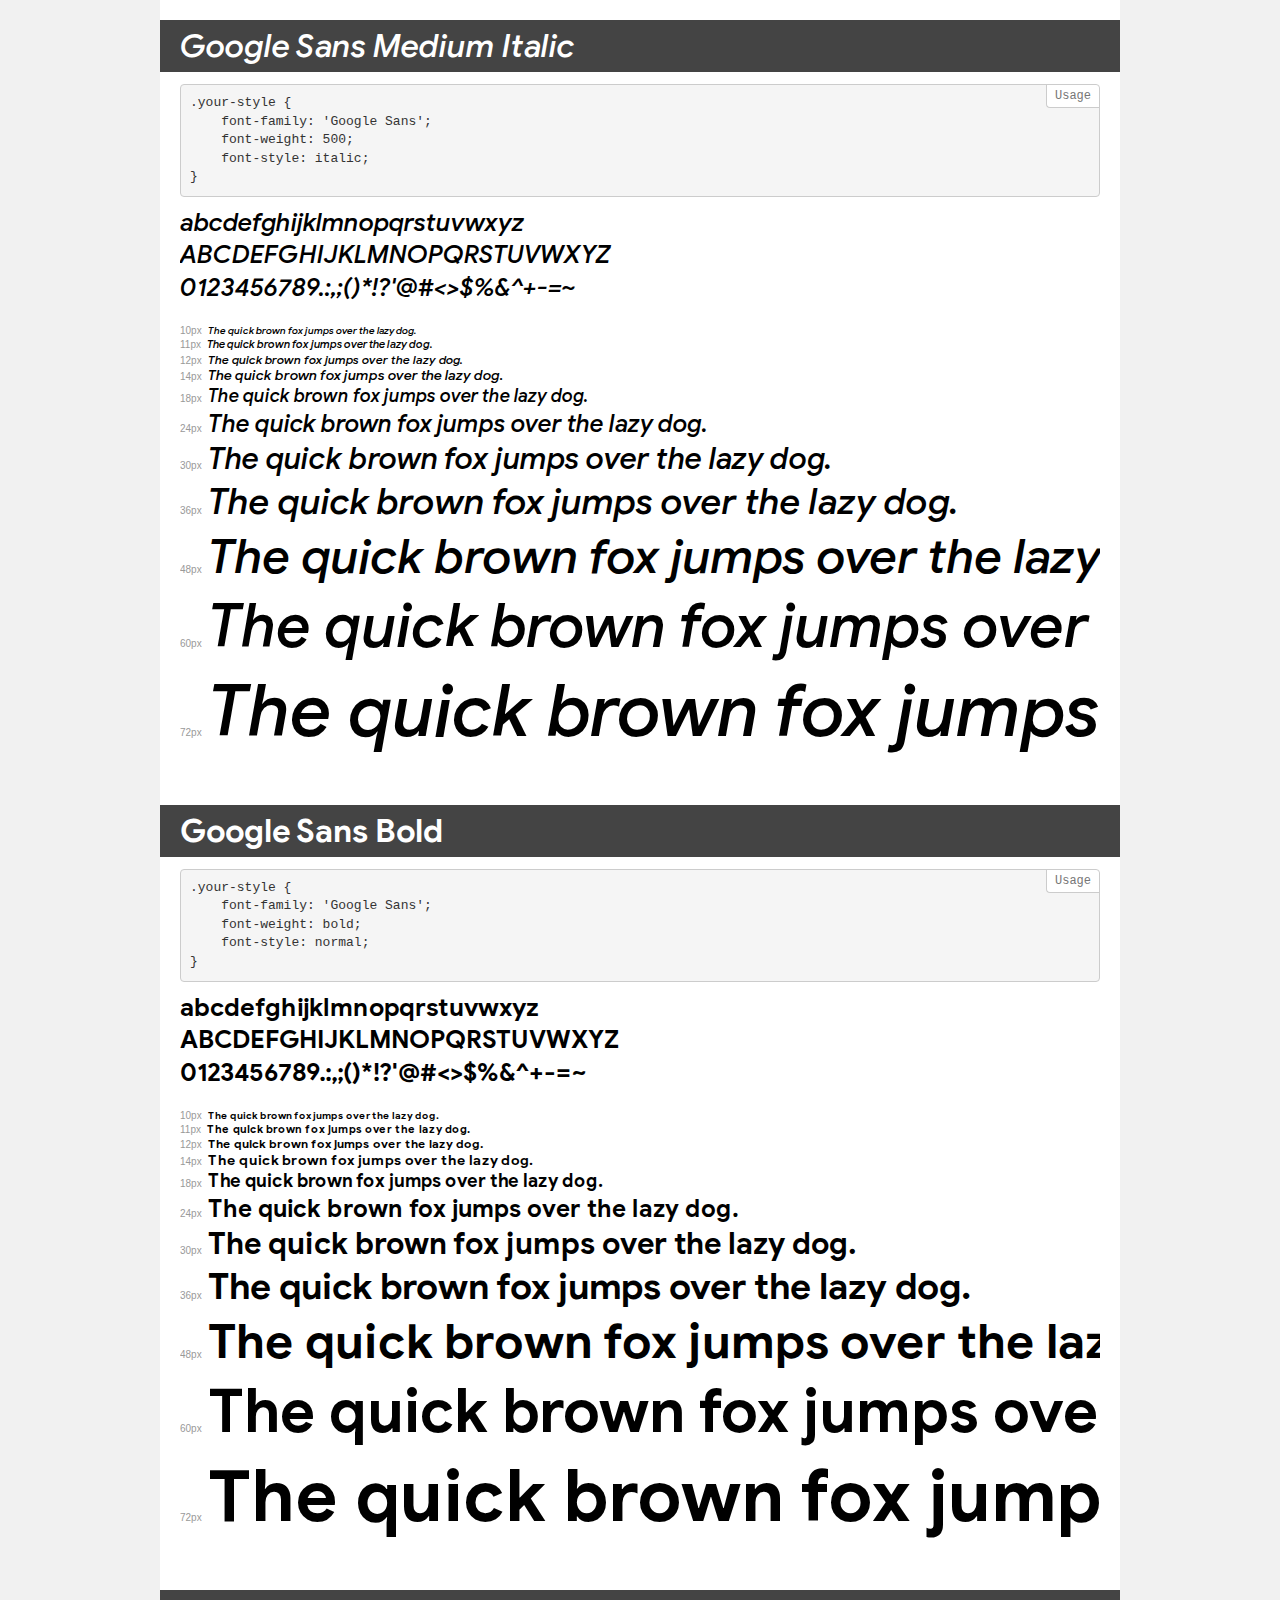
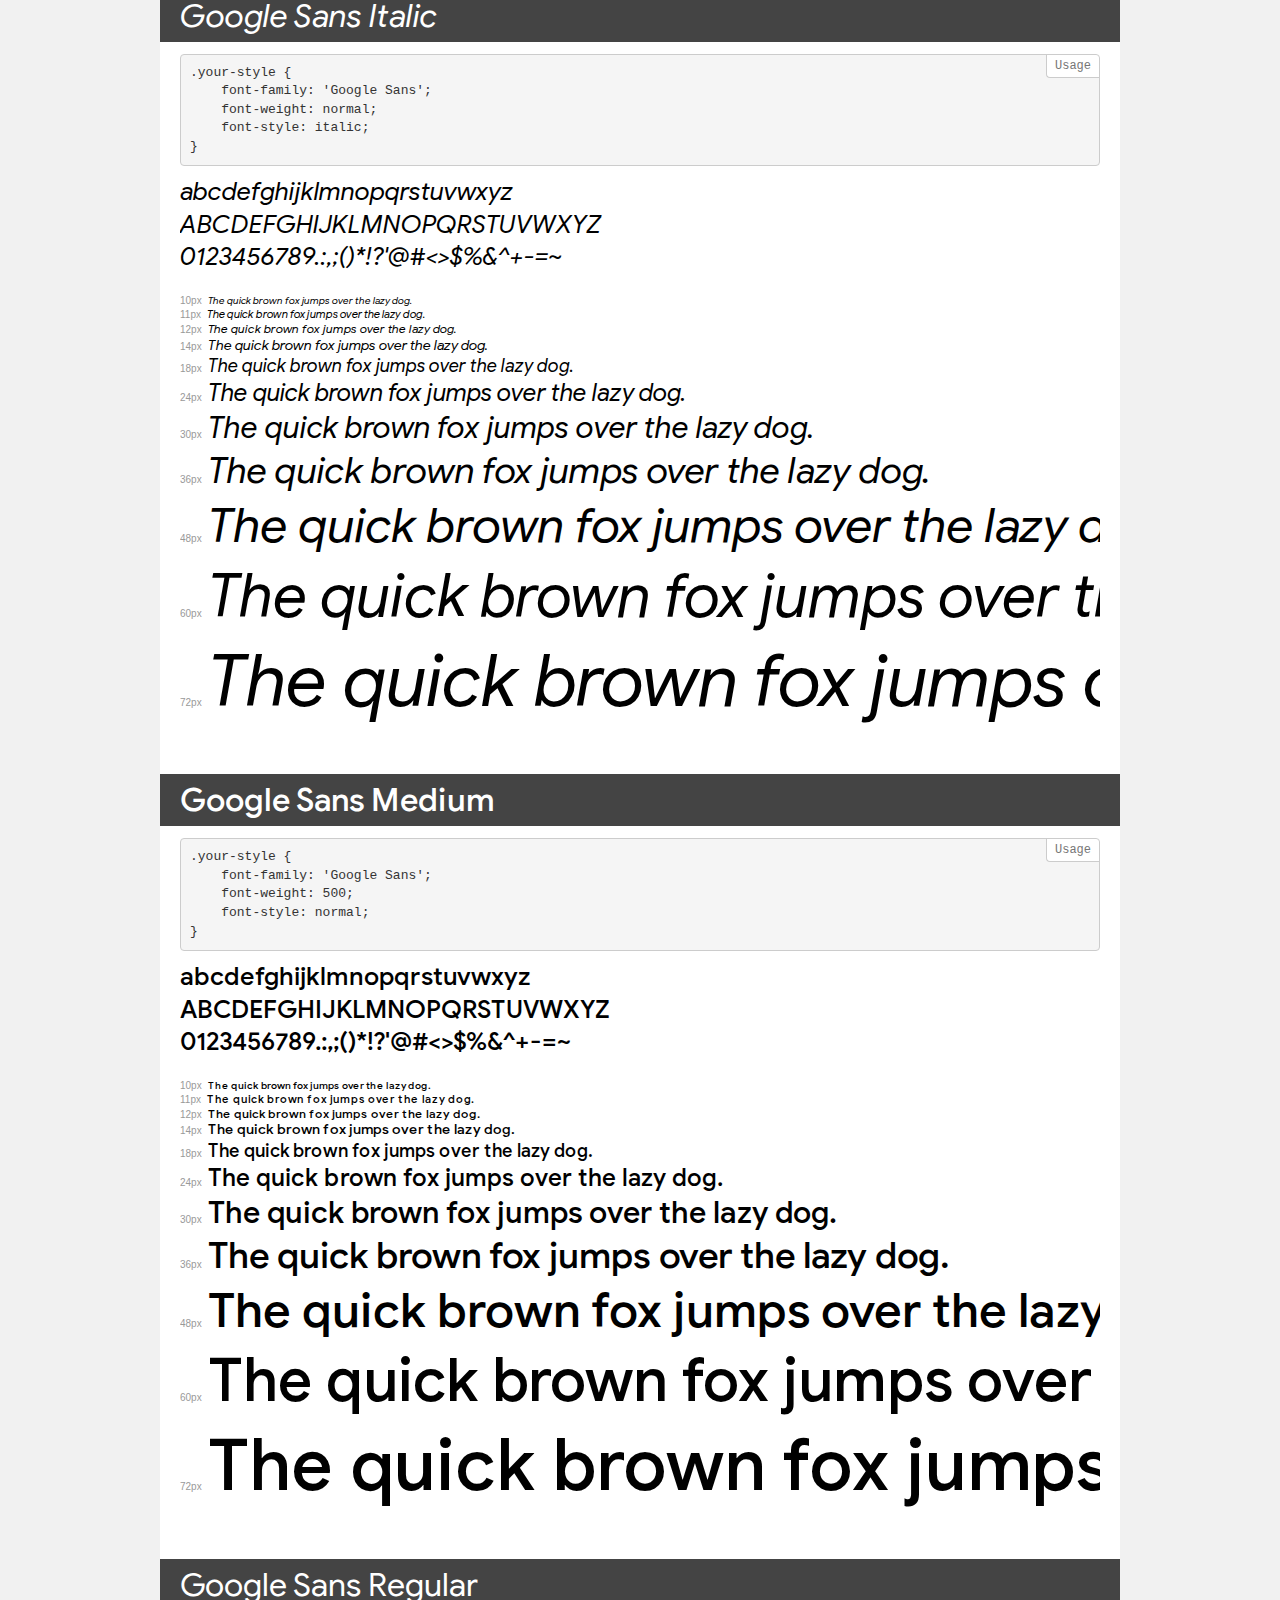
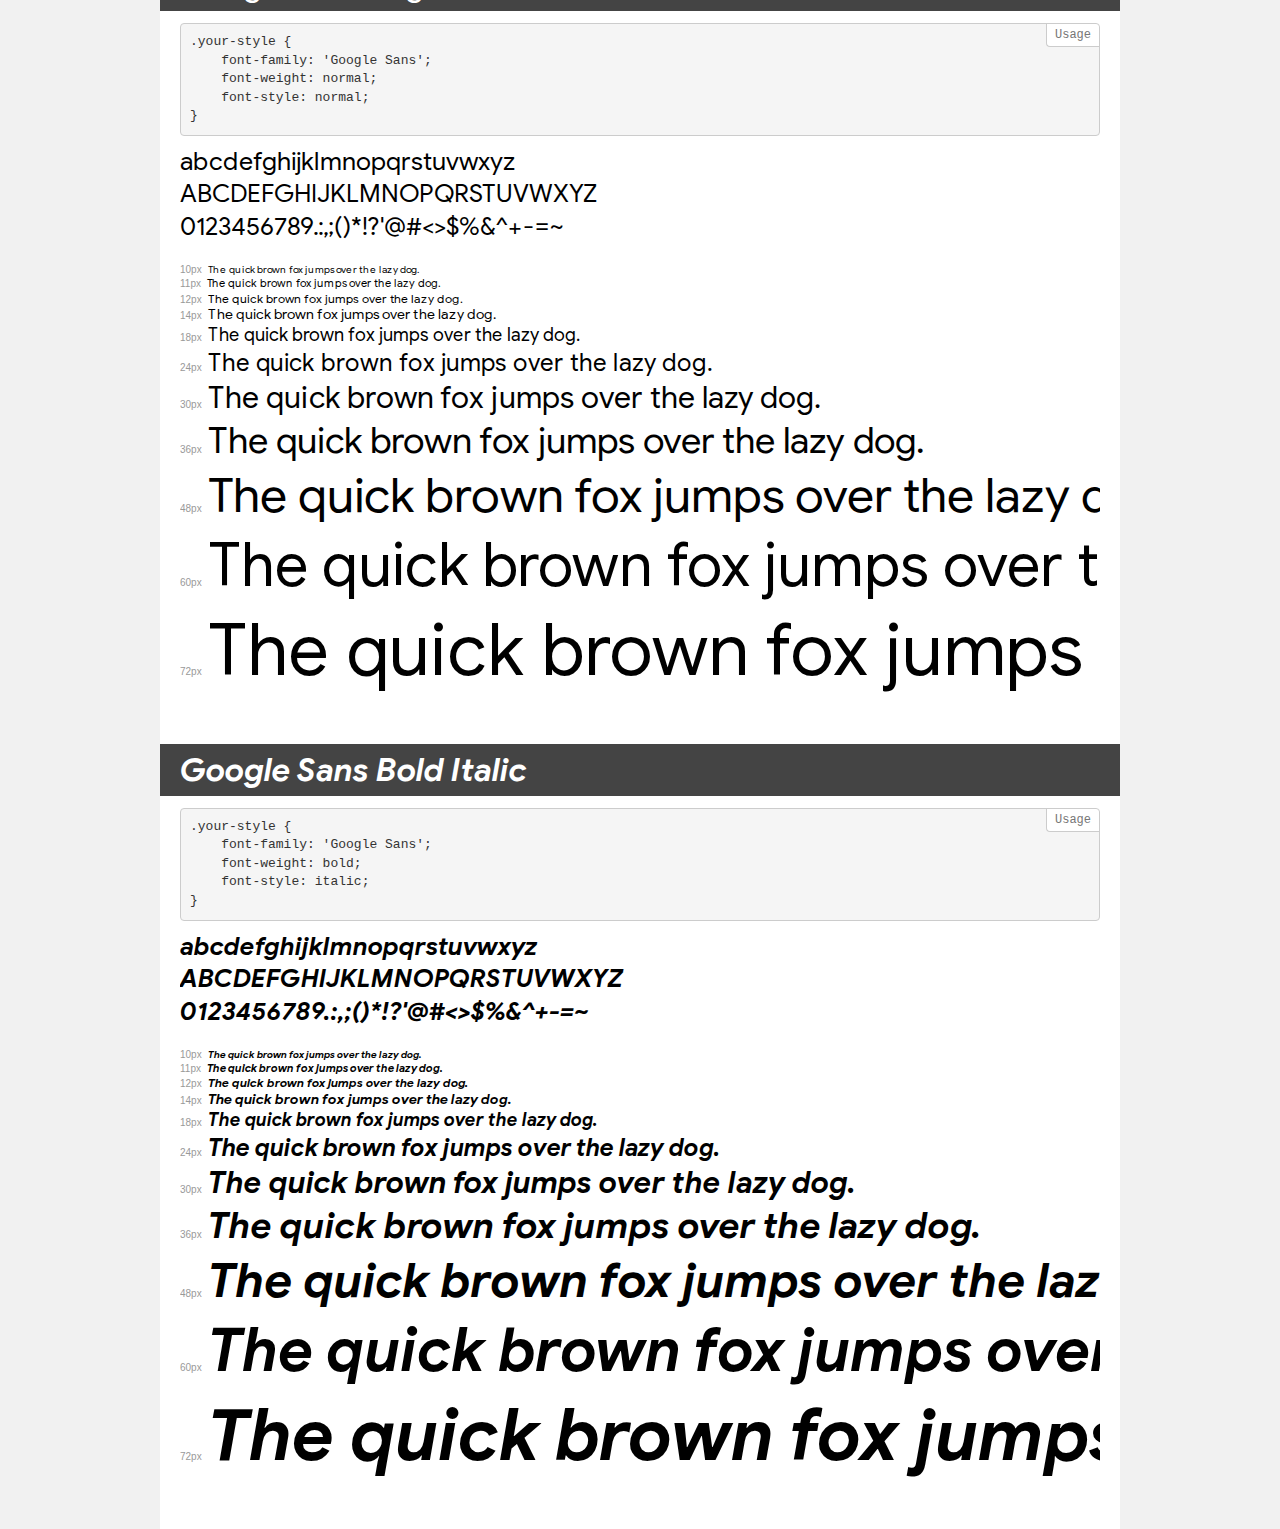
<file: fuentes/demo.html>
<!DOCTYPE html>
<html>
<head>
    <meta charset="utf-8">
    <meta http-equiv="X-UA-Compatible" content="IE=edge">
    <meta name="viewport" content="width=device-width, initial-scale=1">
    <meta name="robots" content="noindex, noarchive">
    <meta name="format-detection" content="telephone=no">
    <title>Transfonter demo</title>
    <link href="stylesheet.css" rel="stylesheet">
    <style>
        /*
        http://meyerweb.com/eric/tools/css/reset/
        v2.0 | 20110126
        License: none (public domain)
        */
        html, body, div, span, applet, object, iframe,
        h1, h2, h3, h4, h5, h6, p, blockquote, pre,
        a, abbr, acronym, address, big, cite, code,
        del, dfn, em, img, ins, kbd, q, s, samp,
        small, strike, strong, sub, sup, tt, var,
        b, u, i, center,
        dl, dt, dd, ol, ul, li,
        fieldset, form, label, legend,
        table, caption, tbody, tfoot, thead, tr, th, td,
        article, aside, canvas, details, embed,
        figure, figcaption, footer, header, hgroup,
        menu, nav, output, ruby, section, summary,
        time, mark, audio, video {
            margin: 0;
            padding: 0;
            border: 0;
            font-size: 100%;
            font: inherit;
            vertical-align: baseline;
        }
        /* HTML5 display-role reset for older browsers */
        article, aside, details, figcaption, figure,
        footer, header, hgroup, menu, nav, section {
            display: block;
        }
        body {
            line-height: 1;
        }
        ol, ul {
            list-style: none;
        }
        blockquote, q {
            quotes: none;
        }
        blockquote:before, blockquote:after,
        q:before, q:after {
            content: '';
            content: none;
        }
        table {
            border-collapse: collapse;
            border-spacing: 0;
        }
        /* common styles */
        body {
            background: #f1f1f1;
            color: #000;
        }
        .page {
            background: #fff;
            width: 920px;
            margin: 0 auto;
            padding: 20px 20px 0 20px;
            overflow: hidden;
        }
        .font-container {
            overflow-x: auto;
            overflow-y: hidden;
            margin-bottom: 40px;
            line-height: 1.3;
            white-space: nowrap;
            padding-bottom: 5px;
        }
        h1 {
            position: relative;
            background: #444;
            font-size: 32px;
            color: #fff;
            padding: 10px 20px;
            margin: 0 -20px 12px -20px;
        }
        .letters {
            font-size: 25px;
            margin-bottom: 20px;
        }
        .s10:before {
            content: '10px';
        }
        .s11:before {
            content: '11px';
        }
        .s12:before {
            content: '12px';
        }
        .s14:before {
            content: '14px';
        }
        .s18:before {
            content: '18px';
        }
        .s24:before {
            content: '24px';
        }
        .s30:before {
            content: '30px';
        }
        .s36:before {
            content: '36px';
        }
        .s48:before {
            content: '48px';
        }
        .s60:before {
            content: '60px';
        }
        .s72:before {
            content: '72px';
        }
        .s10:before, .s11:before, .s12:before, .s14:before,
        .s18:before, .s24:before, .s30:before, .s36:before,
        .s48:before, .s60:before, .s72:before {
            font-family: Arial, sans-serif;
            font-size: 10px;
            font-weight: normal;
            font-style: normal;
            color: #999;
            padding-right: 6px;
        }
        pre {
            display: block;
            position: relative;
            padding: 9px;
            margin: 0 0 10px;
            font-family: Monaco, Menlo, Consolas, "Courier New", monospace !important;
            font-size: 13px;
            line-height: 1.428571429;
            color: #333;
            font-weight: normal !important;
            font-style: normal !important;
            background-color: #f5f5f5;
            border: 1px solid #ccc;
            overflow-x: auto;
            border-radius: 4px;
        }
        pre:after {
            display: block;
            position: absolute;
            right: 0;
            top: 0;
            content: 'Usage';
            line-height: 1;
            padding: 5px 8px;
            font-size: 12px;
            color: #767676;
            background-color: #fff;
            border: 1px solid #ccc;
            border-right: none;
            border-top: none;
            border-radius: 0 4px 0 4px;
            z-index: 10;
        }
        /* responsive */
        @media (max-width: 959px) {
            .page {
                width: auto;
                margin: 0;
            }
        }
    </style>
</head>
<body>
<div class="page">
    <div class="demo" style="font-family: 'Google Sans'; font-weight: 500; font-style: italic;">
        <h1>Google Sans Medium Italic</h1>
        <pre>.your-style {
    font-family: 'Google Sans';
    font-weight: 500;
    font-style: italic;
}</pre>
        <div class="font-container">
            <p class="letters">
                abcdefghijklmnopqrstuvwxyz<br>
ABCDEFGHIJKLMNOPQRSTUVWXYZ<br>
                0123456789.:,;()*!?'@#<>$%&^+-=~
            </p>
            <p class="s10" style="font-size: 10px;">The quick brown fox jumps over the lazy dog.</p>
            <p class="s11" style="font-size: 11px;">The quick brown fox jumps over the lazy dog.</p>
            <p class="s12" style="font-size: 12px;">The quick brown fox jumps over the lazy dog.</p>
            <p class="s14" style="font-size: 14px;">The quick brown fox jumps over the lazy dog.</p>
            <p class="s18" style="font-size: 18px;">The quick brown fox jumps over the lazy dog.</p>
            <p class="s24" style="font-size: 24px;">The quick brown fox jumps over the lazy dog.</p>
            <p class="s30" style="font-size: 30px;">The quick brown fox jumps over the lazy dog.</p>
            <p class="s36" style="font-size: 36px;">The quick brown fox jumps over the lazy dog.</p>
            <p class="s48" style="font-size: 48px;">The quick brown fox jumps over the lazy dog.</p>
            <p class="s60" style="font-size: 60px;">The quick brown fox jumps over the lazy dog.</p>
            <p class="s72" style="font-size: 72px;">The quick brown fox jumps over the lazy dog.</p>
        </div>
    </div>
    <div class="demo" style="font-family: 'Google Sans'; font-weight: bold; font-style: normal;">
        <h1>Google Sans Bold</h1>
        <pre>.your-style {
    font-family: 'Google Sans';
    font-weight: bold;
    font-style: normal;
}</pre>
        <div class="font-container">
            <p class="letters">
                abcdefghijklmnopqrstuvwxyz<br>
ABCDEFGHIJKLMNOPQRSTUVWXYZ<br>
                0123456789.:,;()*!?'@#<>$%&^+-=~
            </p>
            <p class="s10" style="font-size: 10px;">The quick brown fox jumps over the lazy dog.</p>
            <p class="s11" style="font-size: 11px;">The quick brown fox jumps over the lazy dog.</p>
            <p class="s12" style="font-size: 12px;">The quick brown fox jumps over the lazy dog.</p>
            <p class="s14" style="font-size: 14px;">The quick brown fox jumps over the lazy dog.</p>
            <p class="s18" style="font-size: 18px;">The quick brown fox jumps over the lazy dog.</p>
            <p class="s24" style="font-size: 24px;">The quick brown fox jumps over the lazy dog.</p>
            <p class="s30" style="font-size: 30px;">The quick brown fox jumps over the lazy dog.</p>
            <p class="s36" style="font-size: 36px;">The quick brown fox jumps over the lazy dog.</p>
            <p class="s48" style="font-size: 48px;">The quick brown fox jumps over the lazy dog.</p>
            <p class="s60" style="font-size: 60px;">The quick brown fox jumps over the lazy dog.</p>
            <p class="s72" style="font-size: 72px;">The quick brown fox jumps over the lazy dog.</p>
        </div>
    </div>
    <div class="demo" style="font-family: 'Google Sans'; font-weight: normal; font-style: italic;">
        <h1>Google Sans Italic</h1>
        <pre>.your-style {
    font-family: 'Google Sans';
    font-weight: normal;
    font-style: italic;
}</pre>
        <div class="font-container">
            <p class="letters">
                abcdefghijklmnopqrstuvwxyz<br>
ABCDEFGHIJKLMNOPQRSTUVWXYZ<br>
                0123456789.:,;()*!?'@#<>$%&^+-=~
            </p>
            <p class="s10" style="font-size: 10px;">The quick brown fox jumps over the lazy dog.</p>
            <p class="s11" style="font-size: 11px;">The quick brown fox jumps over the lazy dog.</p>
            <p class="s12" style="font-size: 12px;">The quick brown fox jumps over the lazy dog.</p>
            <p class="s14" style="font-size: 14px;">The quick brown fox jumps over the lazy dog.</p>
            <p class="s18" style="font-size: 18px;">The quick brown fox jumps over the lazy dog.</p>
            <p class="s24" style="font-size: 24px;">The quick brown fox jumps over the lazy dog.</p>
            <p class="s30" style="font-size: 30px;">The quick brown fox jumps over the lazy dog.</p>
            <p class="s36" style="font-size: 36px;">The quick brown fox jumps over the lazy dog.</p>
            <p class="s48" style="font-size: 48px;">The quick brown fox jumps over the lazy dog.</p>
            <p class="s60" style="font-size: 60px;">The quick brown fox jumps over the lazy dog.</p>
            <p class="s72" style="font-size: 72px;">The quick brown fox jumps over the lazy dog.</p>
        </div>
    </div>
    <div class="demo" style="font-family: 'Google Sans'; font-weight: 500; font-style: normal;">
        <h1>Google Sans Medium</h1>
        <pre>.your-style {
    font-family: 'Google Sans';
    font-weight: 500;
    font-style: normal;
}</pre>
        <div class="font-container">
            <p class="letters">
                abcdefghijklmnopqrstuvwxyz<br>
ABCDEFGHIJKLMNOPQRSTUVWXYZ<br>
                0123456789.:,;()*!?'@#<>$%&^+-=~
            </p>
            <p class="s10" style="font-size: 10px;">The quick brown fox jumps over the lazy dog.</p>
            <p class="s11" style="font-size: 11px;">The quick brown fox jumps over the lazy dog.</p>
            <p class="s12" style="font-size: 12px;">The quick brown fox jumps over the lazy dog.</p>
            <p class="s14" style="font-size: 14px;">The quick brown fox jumps over the lazy dog.</p>
            <p class="s18" style="font-size: 18px;">The quick brown fox jumps over the lazy dog.</p>
            <p class="s24" style="font-size: 24px;">The quick brown fox jumps over the lazy dog.</p>
            <p class="s30" style="font-size: 30px;">The quick brown fox jumps over the lazy dog.</p>
            <p class="s36" style="font-size: 36px;">The quick brown fox jumps over the lazy dog.</p>
            <p class="s48" style="font-size: 48px;">The quick brown fox jumps over the lazy dog.</p>
            <p class="s60" style="font-size: 60px;">The quick brown fox jumps over the lazy dog.</p>
            <p class="s72" style="font-size: 72px;">The quick brown fox jumps over the lazy dog.</p>
        </div>
    </div>
    <div class="demo" style="font-family: 'Google Sans'; font-weight: normal; font-style: normal;">
        <h1>Google Sans Regular</h1>
        <pre>.your-style {
    font-family: 'Google Sans';
    font-weight: normal;
    font-style: normal;
}</pre>
        <div class="font-container">
            <p class="letters">
                abcdefghijklmnopqrstuvwxyz<br>
ABCDEFGHIJKLMNOPQRSTUVWXYZ<br>
                0123456789.:,;()*!?'@#<>$%&^+-=~
            </p>
            <p class="s10" style="font-size: 10px;">The quick brown fox jumps over the lazy dog.</p>
            <p class="s11" style="font-size: 11px;">The quick brown fox jumps over the lazy dog.</p>
            <p class="s12" style="font-size: 12px;">The quick brown fox jumps over the lazy dog.</p>
            <p class="s14" style="font-size: 14px;">The quick brown fox jumps over the lazy dog.</p>
            <p class="s18" style="font-size: 18px;">The quick brown fox jumps over the lazy dog.</p>
            <p class="s24" style="font-size: 24px;">The quick brown fox jumps over the lazy dog.</p>
            <p class="s30" style="font-size: 30px;">The quick brown fox jumps over the lazy dog.</p>
            <p class="s36" style="font-size: 36px;">The quick brown fox jumps over the lazy dog.</p>
            <p class="s48" style="font-size: 48px;">The quick brown fox jumps over the lazy dog.</p>
            <p class="s60" style="font-size: 60px;">The quick brown fox jumps over the lazy dog.</p>
            <p class="s72" style="font-size: 72px;">The quick brown fox jumps over the lazy dog.</p>
        </div>
    </div>
    <div class="demo" style="font-family: 'Google Sans'; font-weight: bold; font-style: italic;">
        <h1>Google Sans Bold Italic</h1>
        <pre>.your-style {
    font-family: 'Google Sans';
    font-weight: bold;
    font-style: italic;
}</pre>
        <div class="font-container">
            <p class="letters">
                abcdefghijklmnopqrstuvwxyz<br>
ABCDEFGHIJKLMNOPQRSTUVWXYZ<br>
                0123456789.:,;()*!?'@#<>$%&^+-=~
            </p>
            <p class="s10" style="font-size: 10px;">The quick brown fox jumps over the lazy dog.</p>
            <p class="s11" style="font-size: 11px;">The quick brown fox jumps over the lazy dog.</p>
            <p class="s12" style="font-size: 12px;">The quick brown fox jumps over the lazy dog.</p>
            <p class="s14" style="font-size: 14px;">The quick brown fox jumps over the lazy dog.</p>
            <p class="s18" style="font-size: 18px;">The quick brown fox jumps over the lazy dog.</p>
            <p class="s24" style="font-size: 24px;">The quick brown fox jumps over the lazy dog.</p>
            <p class="s30" style="font-size: 30px;">The quick brown fox jumps over the lazy dog.</p>
            <p class="s36" style="font-size: 36px;">The quick brown fox jumps over the lazy dog.</p>
            <p class="s48" style="font-size: 48px;">The quick brown fox jumps over the lazy dog.</p>
            <p class="s60" style="font-size: 60px;">The quick brown fox jumps over the lazy dog.</p>
            <p class="s72" style="font-size: 72px;">The quick brown fox jumps over the lazy dog.</p>
        </div>
    </div>
</div>
</body>
</html>
</file>
<file: fuentes/stylesheet.css>
@font-face {
    font-family: 'Google Sans';
    src: url('GoogleSans-MediumItalic.eot');
    src: local('Google Sans Medium Italic'), local('GoogleSans-MediumItalic'),
        url('GoogleSans-MediumItalic.eot?#iefix') format('embedded-opentype'),
        url('GoogleSans-MediumItalic.woff2') format('woff2'),
        url('GoogleSans-MediumItalic.woff') format('woff'),
        url('GoogleSans-MediumItalic.ttf') format('truetype');
    font-weight: 500;
    font-style: italic;
}

@font-face {
    font-family: 'Google Sans';
    src: url('GoogleSans-Bold.eot');
    src: local('Google Sans Bold'), local('GoogleSans-Bold'),
        url('GoogleSans-Bold.eot?#iefix') format('embedded-opentype'),
        url('GoogleSans-Bold.woff2') format('woff2'),
        url('GoogleSans-Bold.woff') format('woff'),
        url('GoogleSans-Bold.ttf') format('truetype');
    font-weight: bold;
    font-style: normal;
}

@font-face {
    font-family: 'Google Sans';
    src: url('GoogleSans-Italic.eot');
    src: local('Google Sans Italic'), local('GoogleSans-Italic'),
        url('GoogleSans-Italic.eot?#iefix') format('embedded-opentype'),
        url('GoogleSans-Italic.woff2') format('woff2'),
        url('GoogleSans-Italic.woff') format('woff'),
        url('GoogleSans-Italic.ttf') format('truetype');
    font-weight: normal;
    font-style: italic;
}

@font-face {
    font-family: 'Google Sans';
    src: url('GoogleSans-Medium.eot');
    src: local('Google Sans Medium'), local('GoogleSans-Medium'),
        url('GoogleSans-Medium.eot?#iefix') format('embedded-opentype'),
        url('GoogleSans-Medium.woff2') format('woff2'),
        url('GoogleSans-Medium.woff') format('woff'),
        url('GoogleSans-Medium.ttf') format('truetype');
    font-weight: 500;
    font-style: normal;
}

@font-face {
    font-family: 'Google Sans';
    src: url('GoogleSans-Regular.eot');
    src: local('Google Sans Regular'), local('GoogleSans-Regular'),
        url('GoogleSans-Regular.eot?#iefix') format('embedded-opentype'),
        url('GoogleSans-Regular.woff2') format('woff2'),
        url('GoogleSans-Regular.woff') format('woff'),
        url('GoogleSans-Regular.ttf') format('truetype');
    font-weight: normal;
    font-style: normal;
}

@font-face {
    font-family: 'Google Sans';
    src: url('GoogleSans-BoldItalic.eot');
    src: local('Google Sans Bold Italic'), local('GoogleSans-BoldItalic'),
        url('GoogleSans-BoldItalic.eot?#iefix') format('embedded-opentype'),
        url('GoogleSans-BoldItalic.woff2') format('woff2'),
        url('GoogleSans-BoldItalic.woff') format('woff'),
        url('GoogleSans-BoldItalic.ttf') format('truetype');
    font-weight: bold;
    font-style: italic;
}
</file>
